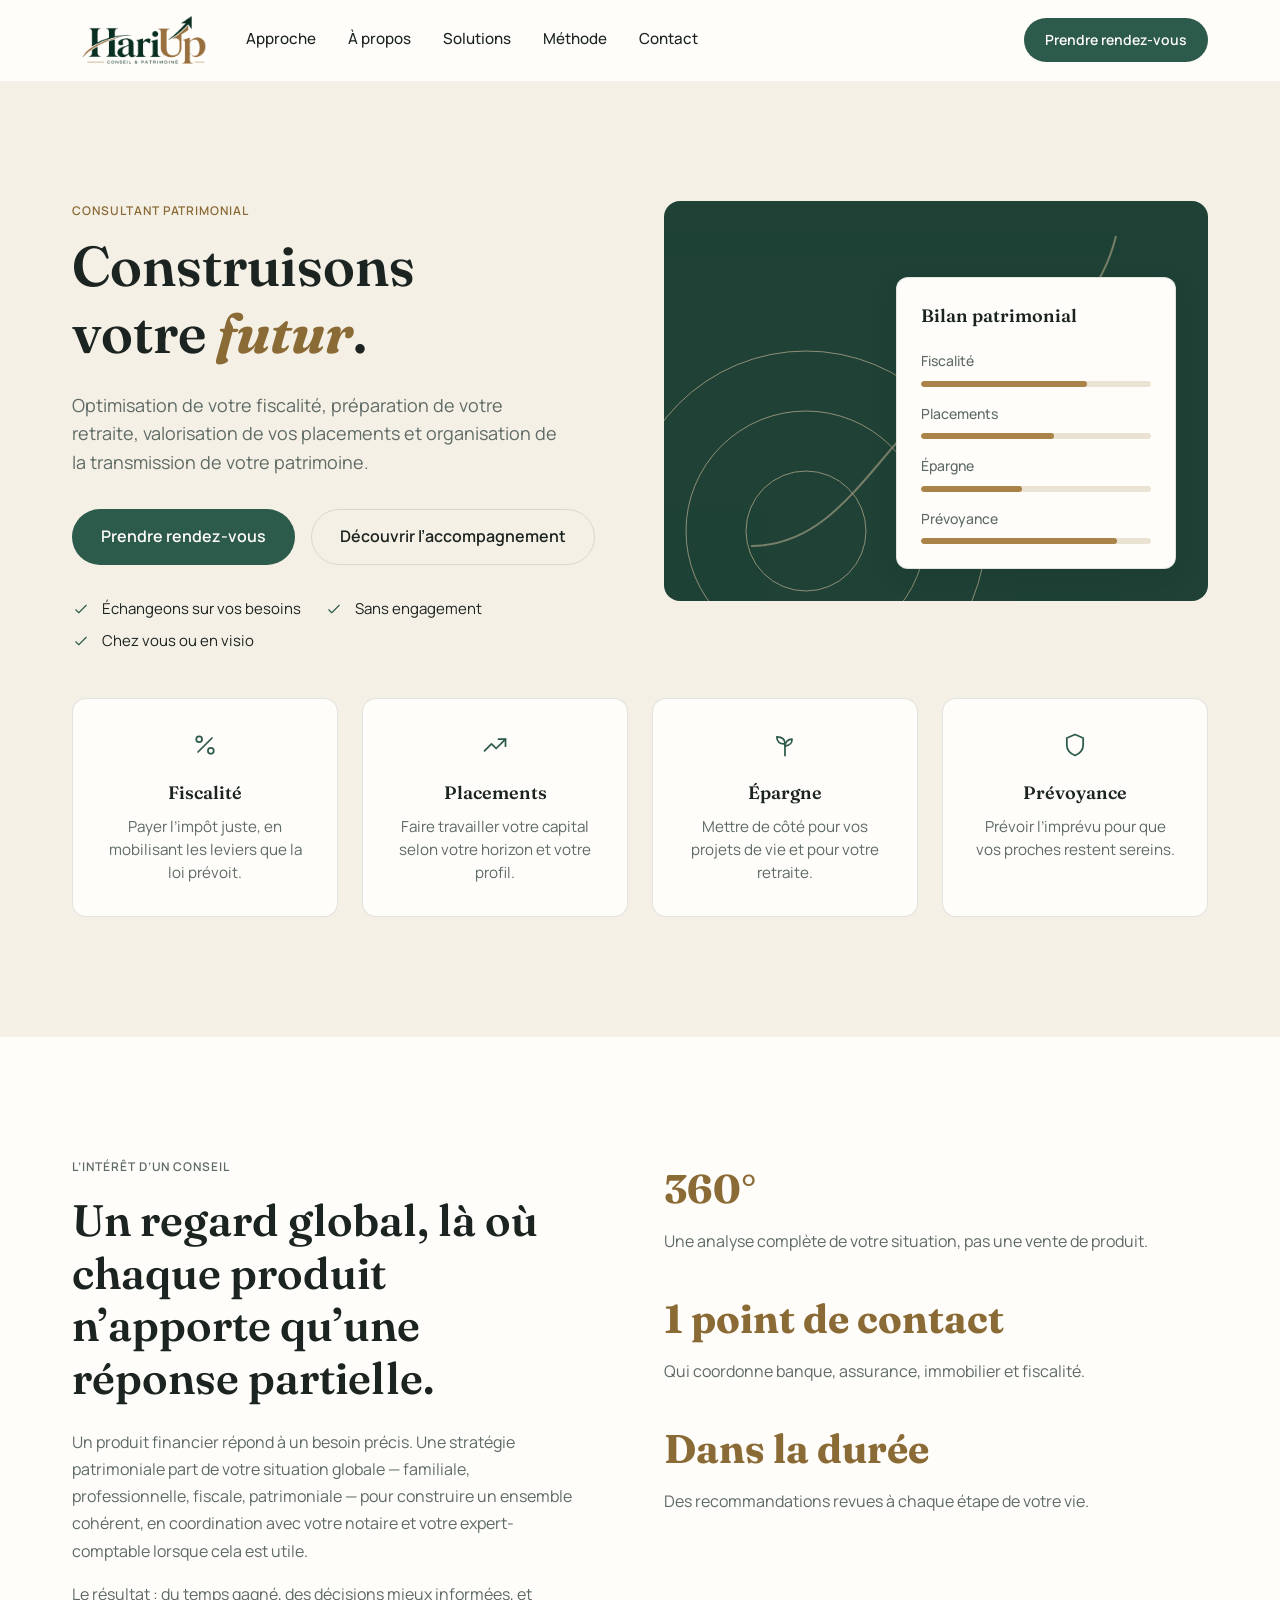
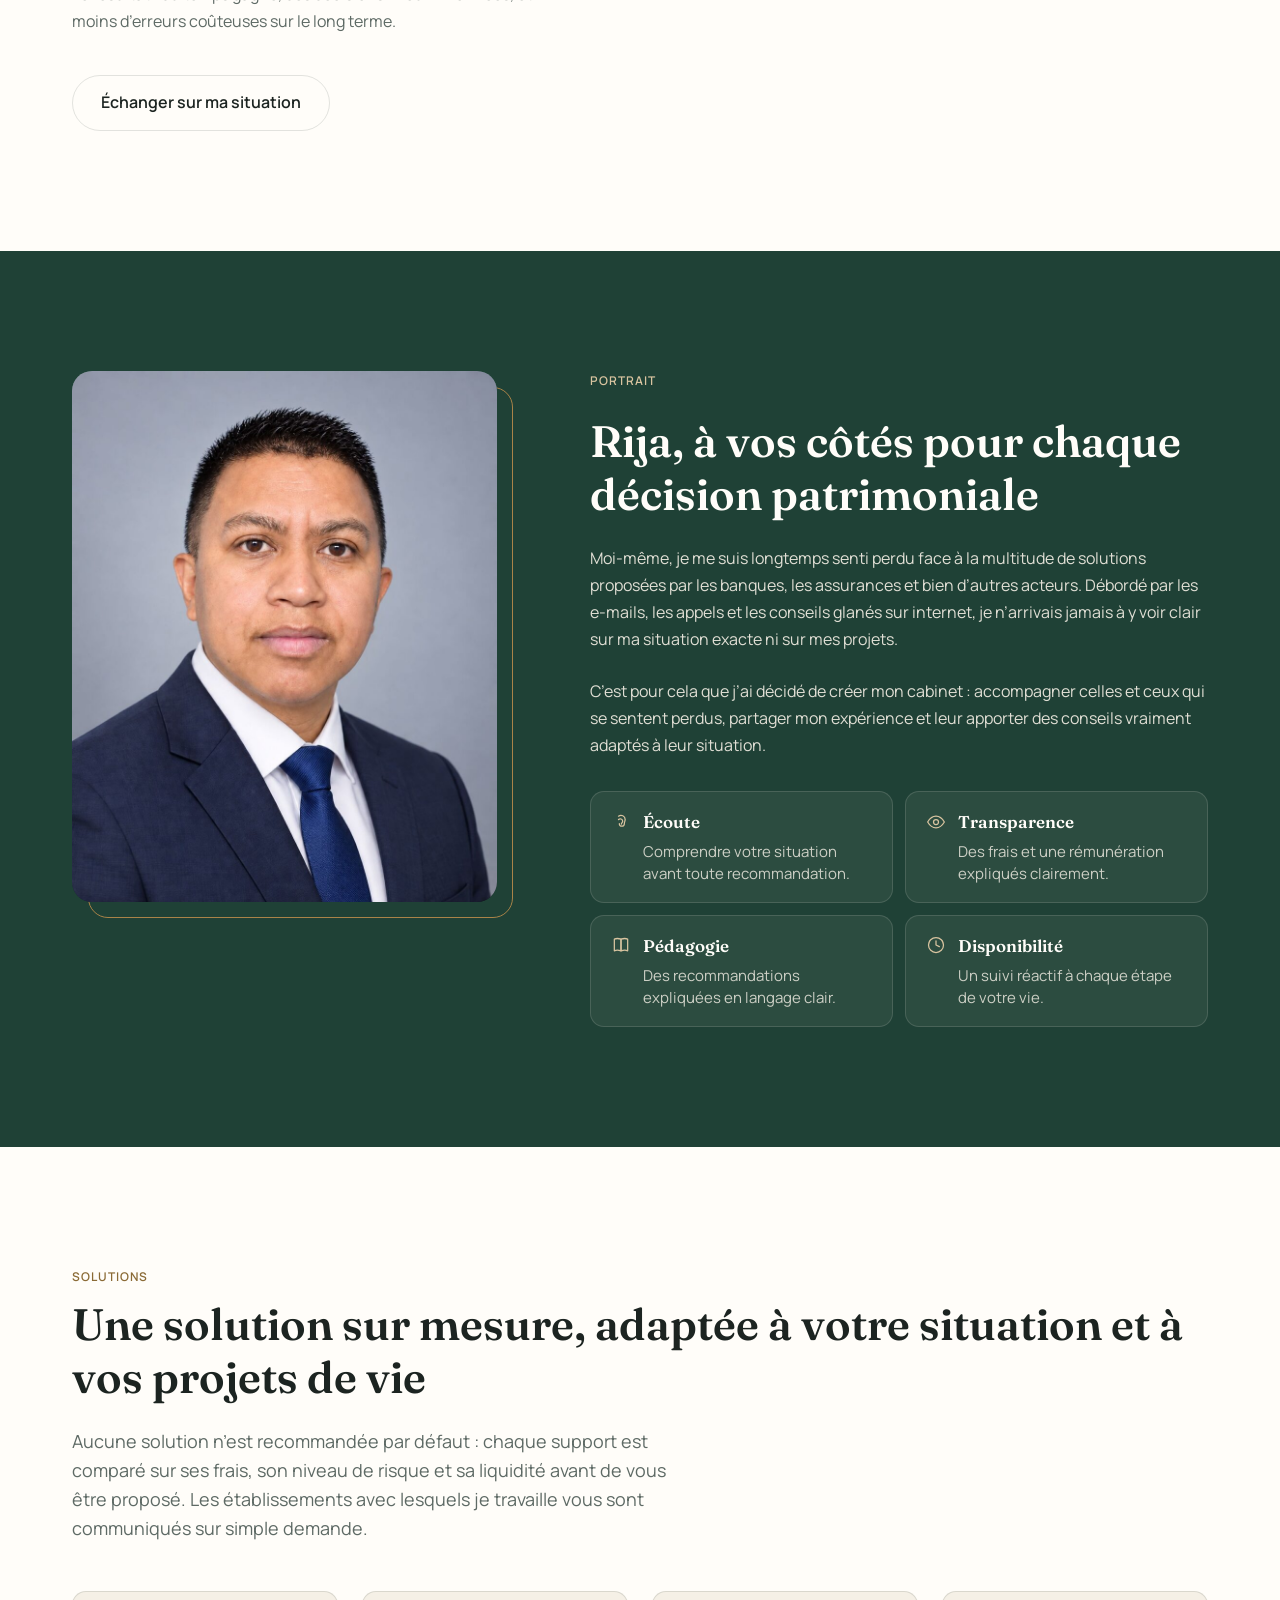
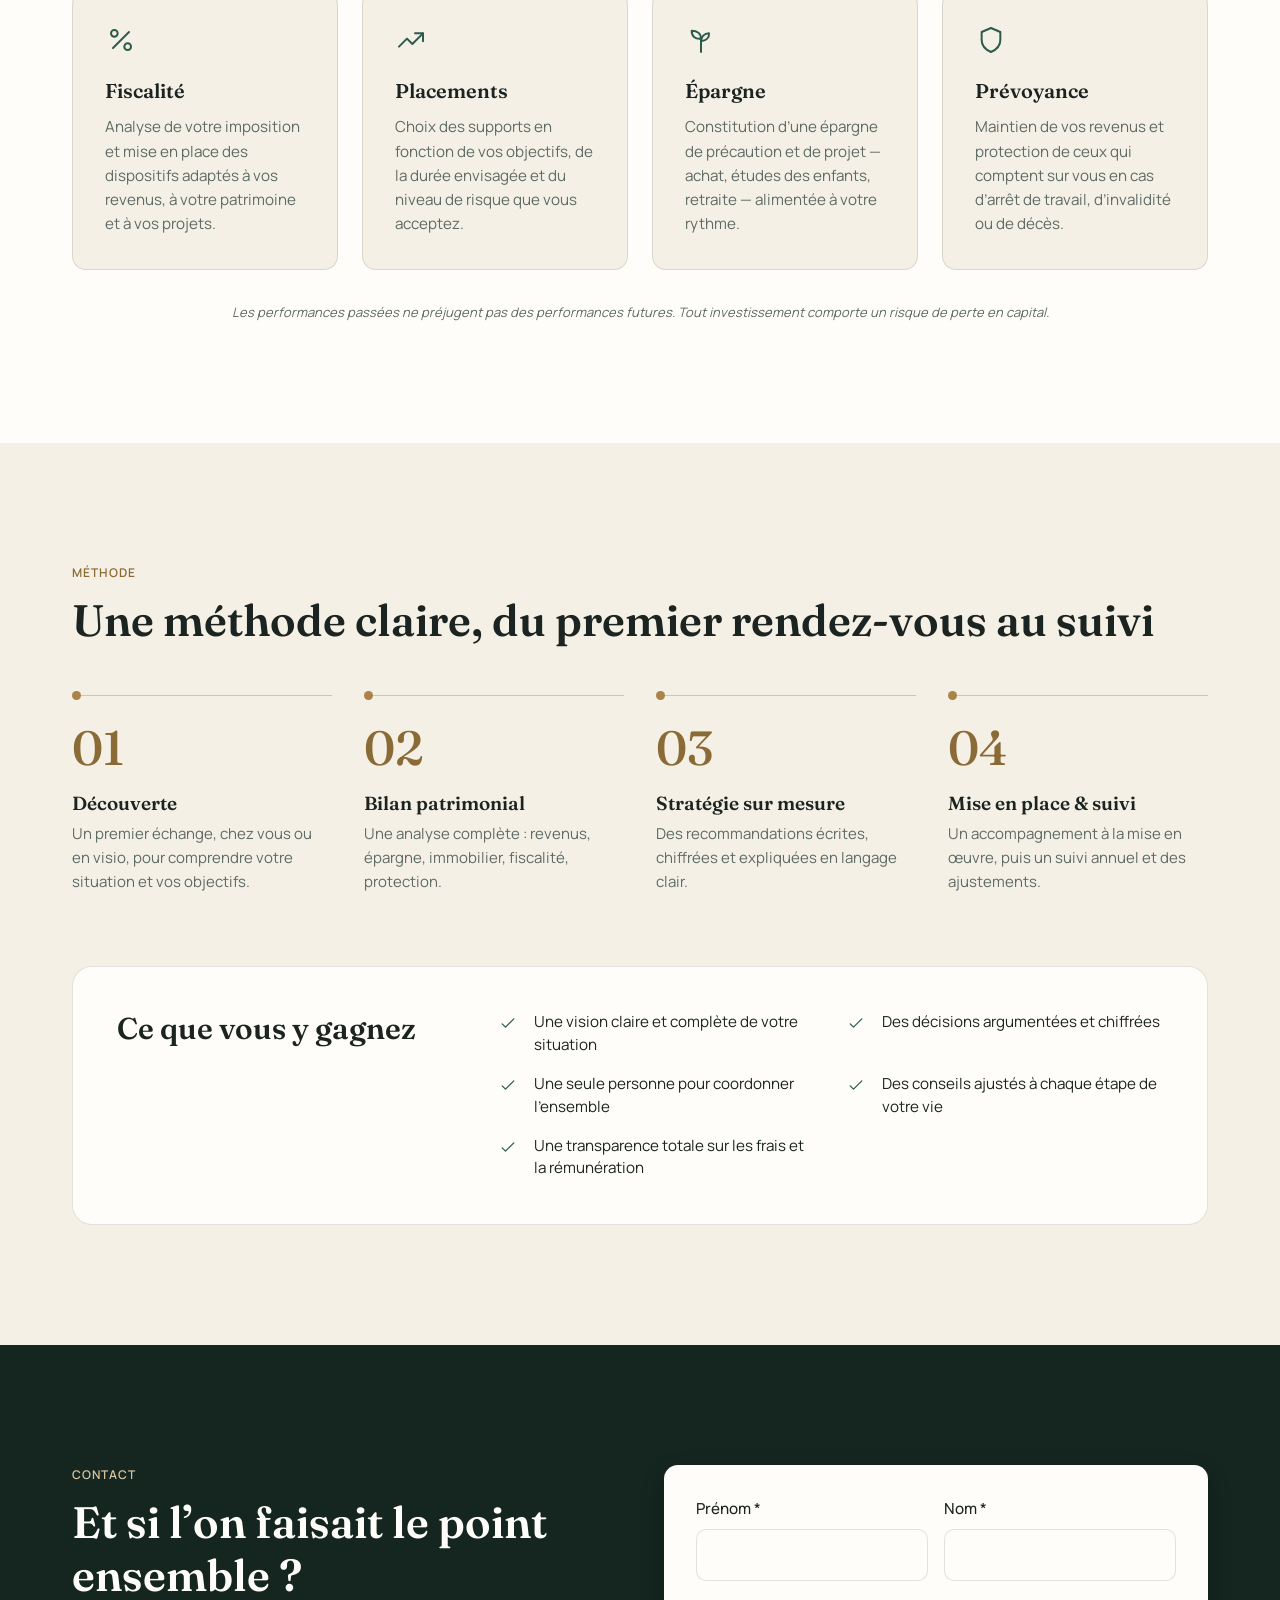
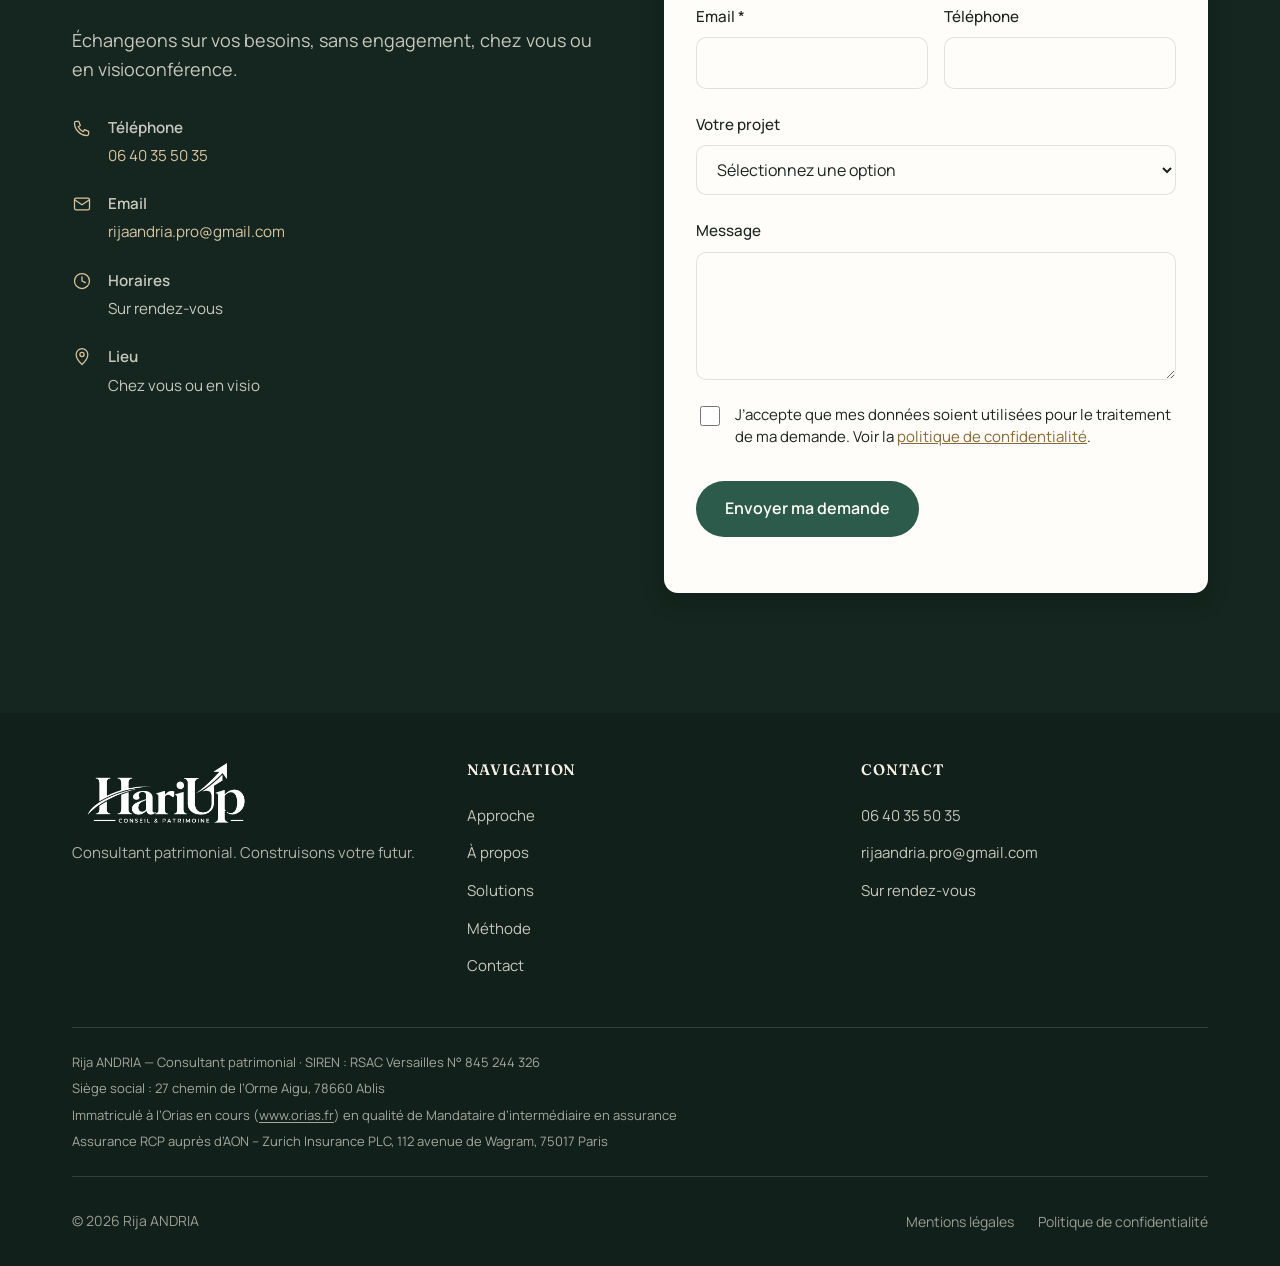
<file: index.html>
<!doctype html>
<html lang="fr">
<head>
  <meta charset="utf-8">
  <meta name="viewport" content="width=device-width, initial-scale=1, viewport-fit=cover">
  <title>Rija ANDRIA — Consultant patrimonial</title>
  <meta name="description" content="Rija ANDRIA, consultant patrimonial à Ablis (78) : optimisation de votre fiscalité, préparation de votre retraite, valorisation de vos placements et organisation de la transmission de votre patrimoine.">
  <meta property="og:title" content="Rija ANDRIA — Consultant patrimonial">
  <meta property="og:description" content="Construisons votre futur : fiscalité, placements, épargne et prévoyance. Échangeons sur vos besoins, chez vous ou en visio.">
  <meta property="og:type" content="website">
  <meta property="og:locale" content="fr_FR">
  <meta name="theme-color" content="#1F4136">
  <link rel="icon" href="assets/img/favicon.svg" type="image/svg+xml">
  <link rel="preconnect" href="https://fonts.googleapis.com">
  <link rel="preconnect" href="https://fonts.gstatic.com" crossorigin>
  <link href="https://fonts.googleapis.com/css2?family=Fraunces:ital,opsz,wght@0,9..144,300..700;1,9..144,400..600&family=Manrope:wght@400;500;600;700&display=swap" rel="stylesheet">
  <link rel="stylesheet" href="assets/css/styles.css">
  <script>document.documentElement.classList.add('js')</script>
</head>
<body>
  <a class="skip-link" href="#main">Aller au contenu principal</a>

  <svg class="icon-sprite" aria-hidden="true" focusable="false">
    <defs>
      <symbol id="icon-check" viewBox="0 0 24 24"><path d="M5 13l4 4L19 7"/></symbol>
      <symbol id="icon-sprout" viewBox="0 0 24 24"><path d="M12 21V11"/><path d="M12 11C12 7 9 5 5 5c0 4 2.5 6.5 7 6z"/><path d="M12 13c0-3.5 2.5-6 6-6 .3 3-2 5.5-6 6z"/></symbol>
      <symbol id="icon-shield" viewBox="0 0 24 24"><path d="M12 3l7 3v6c0 5-3.5 7.5-7 9-3.5-1.5-7-4-7-9V6l7-3z"/></symbol>
      <symbol id="icon-percent" viewBox="0 0 24 24"><circle cx="7" cy="7" r="2.5"/><circle cx="17" cy="17" r="2.5"/><path d="M18 6L6 18"/></symbol>
      <symbol id="icon-ear" viewBox="0 0 24 24"><path d="M9 5a5 5 0 0 1 8 4c0 2-1 3-1 5a3 3 0 0 1-6 0"/><path d="M9 9a3 3 0 0 1 5 2c0 1.5-1.5 2-1.5 3.5"/></symbol>
      <symbol id="icon-eye" viewBox="0 0 24 24"><path d="M2 12s4-7 10-7 10 7 10 7-4 7-10 7-10-7-10-7z"/><circle cx="12" cy="12" r="3"/></symbol>
      <symbol id="icon-book" viewBox="0 0 24 24"><path d="M4 5c2-1 5-1 8 0v14c-3-1-6-1-8 0z"/><path d="M20 5c-2-1-5-1-8 0v14c3-1 6-1 8 0z"/></symbol>
      <symbol id="icon-clock" viewBox="0 0 24 24"><circle cx="12" cy="12" r="9"/><path d="M12 7v5l4 2"/></symbol>
      <symbol id="icon-trending-up" viewBox="0 0 24 24"><path d="M3 17l6-6 4 4 8-8"/><path d="M15 7h6v6"/></symbol>
      <symbol id="icon-phone" viewBox="0 0 24 24"><path d="M5 4h3l2 5-2.5 1.5a12 12 0 0 0 6 6L15 14l5 2v3c0 1-1 2-2 2C10 21 3 14 3 6c0-1 1-2 2-2z"/></symbol>
      <symbol id="icon-mail" viewBox="0 0 24 24"><rect x="3" y="5" width="18" height="14" rx="2"/><path d="M3 7l9 6 9-6"/></symbol>
      <symbol id="icon-pin" viewBox="0 0 24 24"><path d="M12 21s7-6.5 7-12a7 7 0 1 0-14 0c0 5.5 7 12 7 12z"/><circle cx="12" cy="9" r="2.5"/></symbol>
    </defs>
  </svg>

  <header class="site-header" data-header>
    <div class="wrap header-inner">
      <a class="brand" href="#accueil" aria-label="HariUp Conseil & Patrimoine — accueil">
        <img class="brand-logo" src="assets/img/logo-hariup.png" alt="HariUp Conseil &amp; Patrimoine" width="720" height="243">
      </a>
      <nav class="nav" id="primary-nav" data-nav aria-label="Navigation principale">
        <ul class="nav-list">
          <li><a href="#approche" class="nav-link" data-nav-link>Approche</a></li>
          <li><a href="#a-propos" class="nav-link" data-nav-link>À propos</a></li>
          <li><a href="#solutions" class="nav-link" data-nav-link>Solutions</a></li>
          <li><a href="#methode" class="nav-link" data-nav-link>Méthode</a></li>
          <li><a href="#contact" class="nav-link" data-nav-link>Contact</a></li>
          <li class="nav-cta"><a href="#contact" class="btn btn-primary">Prendre rendez-vous</a></li>
        </ul>
      </nav>
      <div class="header-actions">
        <a href="#contact" class="btn btn-primary btn-sm">Prendre rendez-vous</a>
        <button type="button" class="menu-toggle" data-menu-toggle aria-expanded="false" aria-controls="primary-nav">
          <span class="menu-toggle-box"><span class="menu-toggle-bar"></span><span class="menu-toggle-bar"></span><span class="menu-toggle-bar"></span></span>
          <span class="sr-only">Menu</span>
        </button>
      </div>
    </div>
  </header>

  <main id="main">

    <section id="accueil" class="hero section">
      <div class="wrap hero-inner">
        <div class="hero-copy">
          <p class="eyebrow">Consultant patrimonial</p>
          <h1 class="hero-title">Construisons votre&nbsp;<em>futur</em>.</h1>
          <p class="hero-lead">Optimisation de votre fiscalité, préparation de votre retraite, valorisation de vos placements et organisation de la transmission de votre patrimoine.</p>
          <div class="hero-cta">
            <a href="#contact" class="btn btn-primary">Prendre rendez-vous</a>
            <a href="#approche" class="btn btn-ghost">Découvrir l’accompagnement</a>
          </div>
          <ul class="hero-trust">
            <li class="trust-item"><svg class="icon" aria-hidden="true"><use href="#icon-check"></use></svg>Échangeons sur vos besoins</li>
            <li class="trust-item"><svg class="icon" aria-hidden="true"><use href="#icon-check"></use></svg>Sans engagement</li>
            <li class="trust-item"><svg class="icon" aria-hidden="true"><use href="#icon-check"></use></svg>Chez vous ou en visio</li>
          </ul>
        </div>
        <div class="hero-visual">
          <div class="hero-panel">
            <svg class="hero-arcs" viewBox="0 0 400 400" aria-hidden="true">
              <circle cx="70" cy="330" r="60"/>
              <circle cx="70" cy="330" r="120"/>
              <circle cx="70" cy="330" r="180"/>
              <path class="hero-arcs-curve" d="M15 345C120 345,150 210,255 165S375 55,380 35"/>
            </svg>
            <div class="hero-card" aria-hidden="true">
              <p class="hero-card-title">Bilan patrimonial</p>
              <ul class="hero-card-rows">
                <li class="hero-card-row"><span class="hero-card-label">Fiscalité</span><span class="hero-card-track"><span class="hero-card-fill" style="width:72%"></span></span></li>
                <li class="hero-card-row"><span class="hero-card-label">Placements</span><span class="hero-card-track"><span class="hero-card-fill" style="width:58%"></span></span></li>
                <li class="hero-card-row"><span class="hero-card-label">Épargne</span><span class="hero-card-track"><span class="hero-card-fill" style="width:44%"></span></span></li>
                <li class="hero-card-row"><span class="hero-card-label">Prévoyance</span><span class="hero-card-track"><span class="hero-card-fill" style="width:85%"></span></span></li>
              </ul>
            </div>
          </div>
        </div>
      </div>
      <div class="wrap pillars-wrap">
        <div class="pillars">
          <article class="pillar-card" data-reveal>
            <svg class="icon pillar-icon" aria-hidden="true"><use href="#icon-percent"></use></svg>
            <h3 class="pillar-title">Fiscalité</h3>
            <p class="pillar-text">Payer l’impôt juste, en mobilisant les leviers que la loi prévoit.</p>
          </article>
          <article class="pillar-card" data-reveal>
            <svg class="icon pillar-icon" aria-hidden="true"><use href="#icon-trending-up"></use></svg>
            <h3 class="pillar-title">Placements</h3>
            <p class="pillar-text">Faire travailler votre capital selon votre horizon et votre profil.</p>
          </article>
          <article class="pillar-card" data-reveal>
            <svg class="icon pillar-icon" aria-hidden="true"><use href="#icon-sprout"></use></svg>
            <h3 class="pillar-title">Épargne</h3>
            <p class="pillar-text">Mettre de côté pour vos projets de vie et pour votre retraite.</p>
          </article>
          <article class="pillar-card" data-reveal>
            <svg class="icon pillar-icon" aria-hidden="true"><use href="#icon-shield"></use></svg>
            <h3 class="pillar-title">Prévoyance</h3>
            <p class="pillar-text">Prévoir l’imprévu pour que vos proches restent sereins.</p>
          </article>
        </div>
      </div>
    </section>

    <section id="approche" class="approche section">
      <div class="wrap approche-grid">
        <div class="approche-copy">
          <p class="eyebrow">L’intérêt d’un conseil</p>
          <h2 class="section-title">Un regard global, là où chaque produit n’apporte qu’une réponse partielle.</h2>
          <p>Un produit financier répond à un besoin précis. Une stratégie patrimoniale part de votre situation globale — familiale, professionnelle, fiscale, patrimoniale — pour construire un ensemble cohérent, en coordination avec votre notaire et votre expert-comptable lorsque cela est utile.</p>
          <p>Le résultat&nbsp;: du temps gagné, des décisions mieux informées, et moins d’erreurs coûteuses sur le long terme.</p>
          <a href="#contact" class="btn btn-ghost">Échanger sur ma situation</a>
        </div>
        <div class="approche-points">
          <div class="point" data-reveal>
            <p class="point-label">360°</p>
            <p class="point-text">Une analyse complète de votre situation, pas une vente de produit.</p>
          </div>
          <div class="point" data-reveal>
            <p class="point-label">1 point de contact</p>
            <p class="point-text">Qui coordonne banque, assurance, immobilier et fiscalité.</p>
          </div>
          <div class="point" data-reveal>
            <p class="point-label">Dans la durée</p>
            <p class="point-text">Des recommandations revues à chaque étape de votre vie.</p>
          </div>
        </div>
      </div>
    </section>

    <section id="a-propos" class="a-propos section">
      <div class="wrap a-propos-grid">
        <div class="portrait">
          <div class="portrait-frame">
            <img class="portrait-photo" src="assets/img/rija-andria.jpg" alt="Portrait de Rija ANDRIA" width="880" height="1320" loading="lazy">
          </div>
        </div>
        <div class="a-propos-copy">
          <p class="eyebrow">Portrait</p>
          <h2 class="section-title">Rija, à vos côtés pour chaque décision patrimoniale</h2>
          <p>Moi-même, je me suis longtemps senti perdu face à la multitude de solutions proposées par les banques, les assurances et bien d’autres acteurs. Débordé par les e-mails, les appels et les conseils glanés sur internet, je n’arrivais jamais à y voir clair sur ma situation exacte ni sur mes projets.</p>
          <p>C’est pour cela que j’ai décidé de créer mon cabinet&nbsp;: accompagner celles et ceux qui se sentent perdus, partager mon expérience et leur apporter des conseils vraiment adaptés à leur situation.</p>
          <ul class="values-list">
            <li class="value-chip">
              <svg class="icon" aria-hidden="true"><use href="#icon-ear"></use></svg>
              <span class="value-name">Écoute</span>
              <span class="value-text">Comprendre votre situation avant toute recommandation.</span>
            </li>
            <li class="value-chip">
              <svg class="icon" aria-hidden="true"><use href="#icon-eye"></use></svg>
              <span class="value-name">Transparence</span>
              <span class="value-text">Des frais et une rémunération expliqués clairement.</span>
            </li>
            <li class="value-chip">
              <svg class="icon" aria-hidden="true"><use href="#icon-book"></use></svg>
              <span class="value-name">Pédagogie</span>
              <span class="value-text">Des recommandations expliquées en langage clair.</span>
            </li>
            <li class="value-chip">
              <svg class="icon" aria-hidden="true"><use href="#icon-clock"></use></svg>
              <span class="value-name">Disponibilité</span>
              <span class="value-text">Un suivi réactif à chaque étape de votre vie.</span>
            </li>
          </ul>
        </div>
      </div>
    </section>

    <section id="solutions" class="solutions section">
      <div class="wrap">
        <div class="section-head">
          <p class="eyebrow">Solutions</p>
          <h2 class="section-title">Une solution sur mesure, adaptée à votre situation et à vos projets de vie</h2>
          <p class="section-lead">Aucune solution n’est recommandée par défaut&nbsp;: chaque support est comparé sur ses frais, son niveau de risque et sa liquidité avant de vous être proposé. Les établissements avec lesquels je travaille vous sont communiqués sur simple demande.</p>
        </div>
        <div class="solutions-grid">
          <article class="solution-card" data-reveal>
            <svg class="icon solution-icon" aria-hidden="true"><use href="#icon-percent"></use></svg>
            <h3 class="solution-title">Fiscalité</h3>
            <p class="solution-text">Analyse de votre imposition et mise en place des dispositifs adaptés à vos revenus, à votre patrimoine et à vos projets.</p>
          </article>
          <article class="solution-card" data-reveal>
            <svg class="icon solution-icon" aria-hidden="true"><use href="#icon-trending-up"></use></svg>
            <h3 class="solution-title">Placements</h3>
            <p class="solution-text">Choix des supports en fonction de vos objectifs, de la durée envisagée et du niveau de risque que vous acceptez.</p>
          </article>
          <article class="solution-card" data-reveal>
            <svg class="icon solution-icon" aria-hidden="true"><use href="#icon-sprout"></use></svg>
            <h3 class="solution-title">Épargne</h3>
            <p class="solution-text">Constitution d’une épargne de précaution et de projet — achat, études des enfants, retraite — alimentée à votre rythme.</p>
          </article>
          <article class="solution-card" data-reveal>
            <svg class="icon solution-icon" aria-hidden="true"><use href="#icon-shield"></use></svg>
            <h3 class="solution-title">Prévoyance</h3>
            <p class="solution-text">Maintien de vos revenus et protection de ceux qui comptent sur vous en cas d’arrêt de travail, d’invalidité ou de décès.</p>
          </article>
        </div>
        <p class="disclaimer">Les performances passées ne préjugent pas des performances futures. Tout investissement comporte un risque de perte en capital.</p>
      </div>
    </section>

    <section id="methode" class="methode section">
      <div class="wrap">
        <div class="section-head">
          <p class="eyebrow">Méthode</p>
          <h2 class="section-title">Une méthode claire, du premier rendez-vous au suivi</h2>
        </div>
        <div class="methode-grid">
          <ol class="timeline">
            <li class="timeline-step" data-reveal>
              <span class="step-number" aria-hidden="true">01</span>
              <h3 class="step-title">Découverte</h3>
              <p class="step-text">Un premier échange, chez vous ou en visio, pour comprendre votre situation et vos objectifs.</p>
            </li>
            <li class="timeline-step" data-reveal>
              <span class="step-number" aria-hidden="true">02</span>
              <h3 class="step-title">Bilan patrimonial</h3>
              <p class="step-text">Une analyse complète&nbsp;: revenus, épargne, immobilier, fiscalité, protection.</p>
            </li>
            <li class="timeline-step" data-reveal>
              <span class="step-number" aria-hidden="true">03</span>
              <h3 class="step-title">Stratégie sur mesure</h3>
              <p class="step-text">Des recommandations écrites, chiffrées et expliquées en langage clair.</p>
            </li>
            <li class="timeline-step" data-reveal>
              <span class="step-number" aria-hidden="true">04</span>
              <h3 class="step-title">Mise en place &amp; suivi</h3>
              <p class="step-text">Un accompagnement à la mise en œuvre, puis un suivi annuel et des ajustements.</p>
            </li>
          </ol>
          <div class="gains-card" data-reveal>
            <h3 class="gains-title">Ce que vous y gagnez</h3>
            <ul class="gains-list">
              <li class="gains-item"><svg class="icon" aria-hidden="true"><use href="#icon-check"></use></svg><span>Une vision claire et complète de votre situation</span></li>
              <li class="gains-item"><svg class="icon" aria-hidden="true"><use href="#icon-check"></use></svg><span>Des décisions argumentées et chiffrées</span></li>
              <li class="gains-item"><svg class="icon" aria-hidden="true"><use href="#icon-check"></use></svg><span>Une seule personne pour coordonner l’ensemble</span></li>
              <li class="gains-item"><svg class="icon" aria-hidden="true"><use href="#icon-check"></use></svg><span>Des conseils ajustés à chaque étape de votre vie</span></li>
              <li class="gains-item"><svg class="icon" aria-hidden="true"><use href="#icon-check"></use></svg><span>Une transparence totale sur les frais et la rémunération</span></li>
            </ul>
          </div>
        </div>
      </div>
    </section>

    <section id="contact" class="contact section">
      <div class="wrap contact-grid">
        <div class="contact-copy">
          <p class="eyebrow">Contact</p>
          <h2 class="section-title">Et si l’on faisait le point ensemble&nbsp;?</h2>
          <p class="contact-lead">Échangeons sur vos besoins, sans engagement, chez vous ou en visioconférence.</p>
          <ul class="contact-list">
            <li class="contact-item">
              <svg class="icon" aria-hidden="true"><use href="#icon-phone"></use></svg>
              <div><span class="contact-label">Téléphone</span><a href="tel:+33640355035">06 40 35 50 35</a></div>
            </li>
            <li class="contact-item">
              <svg class="icon" aria-hidden="true"><use href="#icon-mail"></use></svg>
              <div><span class="contact-label">Email</span><a href="mailto:rijaandria.pro@gmail.com">rijaandria.pro@gmail.com</a></div>
            </li>
            <li class="contact-item">
              <svg class="icon" aria-hidden="true"><use href="#icon-clock"></use></svg>
              <div><span class="contact-label">Horaires</span><span>Sur rendez-vous</span></div>
            </li>
            <li class="contact-item">
              <svg class="icon" aria-hidden="true"><use href="#icon-pin"></use></svg>
              <div><span class="contact-label">Lieu</span><span>Chez vous ou en visio</span></div>
            </li>
          </ul>
        </div>
        <div class="contact-form-card">
          <form class="form" name="contact" method="POST" data-netlify="true" netlify-honeypot="bot-field" action="/merci.html" data-form novalidate>
            <input type="hidden" name="form-name" value="contact">
            <p class="form-hidden" aria-hidden="true">
              <label>Ne pas remplir ce champ<input type="text" name="bot-field" tabindex="-1" autocomplete="off"></label>
            </p>
            <div class="form-row">
              <div class="form-field">
                <label class="form-label" for="prenom">Prénom <span aria-hidden="true">*</span></label>
                <input class="form-input" type="text" id="prenom" name="prenom" autocomplete="given-name" required aria-describedby="prenom-error">
                <p class="field-error" id="prenom-error" data-error hidden></p>
              </div>
              <div class="form-field">
                <label class="form-label" for="nom">Nom <span aria-hidden="true">*</span></label>
                <input class="form-input" type="text" id="nom" name="nom" autocomplete="family-name" required aria-describedby="nom-error">
                <p class="field-error" id="nom-error" data-error hidden></p>
              </div>
            </div>
            <div class="form-row">
              <div class="form-field">
                <label class="form-label" for="email">Email <span aria-hidden="true">*</span></label>
                <input class="form-input" type="email" id="email" name="email" autocomplete="email" required aria-describedby="email-error">
                <p class="field-error" id="email-error" data-error hidden></p>
              </div>
              <div class="form-field">
                <label class="form-label" for="telephone">Téléphone</label>
                <input class="form-input" type="tel" id="telephone" name="telephone" autocomplete="tel" aria-describedby="telephone-error">
                <p class="field-error" id="telephone-error" data-error hidden></p>
              </div>
            </div>
            <div class="form-field">
              <label class="form-label" for="projet">Votre projet</label>
              <select class="form-select" id="projet" name="projet">
                <option value="">Sélectionnez une option</option>
                <option>Fiscalité</option>
                <option>Placements</option>
                <option>Épargne</option>
                <option>Prévoyance</option>
                <option>Autre</option>
              </select>
            </div>
            <div class="form-field">
              <label class="form-label" for="message">Message</label>
              <textarea class="form-textarea" id="message" name="message" rows="4" aria-describedby="message-error"></textarea>
              <p class="field-error" id="message-error" data-error hidden></p>
            </div>
            <div class="form-field form-consent">
              <input type="checkbox" id="consent" name="consent" required aria-describedby="consent-error">
              <label for="consent">J’accepte que mes données soient utilisées pour le traitement de ma demande. Voir la <a href="#">politique de confidentialité</a>.</label>
              <p class="field-error" id="consent-error" data-error hidden></p>
            </div>
            <button type="submit" class="btn btn-primary form-submit" data-submit>Envoyer ma demande</button>
            <p class="form-status" data-form-status role="status" aria-live="polite"></p>
          </form>
        </div>
      </div>
    </section>

  </main>

  <footer class="site-footer">
    <div class="wrap footer-grid">
      <div class="footer-brand">
        <a class="brand" href="#accueil" aria-label="HariUp Conseil & Patrimoine — accueil">
          <img class="brand-logo" src="assets/img/logo-hariup-white.png" alt="HariUp Conseil &amp; Patrimoine" width="720" height="240">
        </a>
        <p class="footer-tagline">Consultant patrimonial. Construisons votre futur.</p>
      </div>
      <nav class="footer-nav" aria-label="Liens du site">
        <h3 class="footer-heading">Navigation</h3>
        <ul>
          <li><a href="#approche">Approche</a></li>
          <li><a href="#a-propos">À propos</a></li>
          <li><a href="#solutions">Solutions</a></li>
          <li><a href="#methode">Méthode</a></li>
          <li><a href="#contact">Contact</a></li>
        </ul>
      </nav>
      <div class="footer-contact">
        <h3 class="footer-heading">Contact</h3>
        <ul>
          <li><a href="tel:+33640355035">06 40 35 50 35</a></li>
          <li><a href="mailto:rijaandria.pro@gmail.com">rijaandria.pro@gmail.com</a></li>
          <li><span>Sur rendez-vous</span></li>
        </ul>
      </div>
    </div>
    <div class="wrap">
      <div class="footer-mentions">
        <p>Rija ANDRIA — Consultant patrimonial · SIREN&nbsp;: RSAC Versailles N° 845 244 326</p>
        <p>Siège social&nbsp;: 27 chemin de l’Orme Aigu, 78660 Ablis</p>
        <p>Immatriculé à l’Orias en cours (<a href="https://www.orias.fr" target="_blank" rel="noopener">www.orias.fr</a>) en qualité de Mandataire d’intermédiaire en assurance</p>
        <p>Assurance RCP auprès d’AON – Zurich Insurance PLC, 112 avenue de Wagram, 75017 Paris</p>
      </div>
      <div class="footer-bottom">
        <p>© <span data-year>2026</span> Rija ANDRIA</p>
        <ul class="footer-legal">
          <li><a href="#">Mentions légales</a></li>
          <li><a href="#">Politique de confidentialité</a></li>
        </ul>
      </div>
    </div>
  </footer>

  <script src="assets/js/main.js" defer></script>
</body>
</html>
</file>
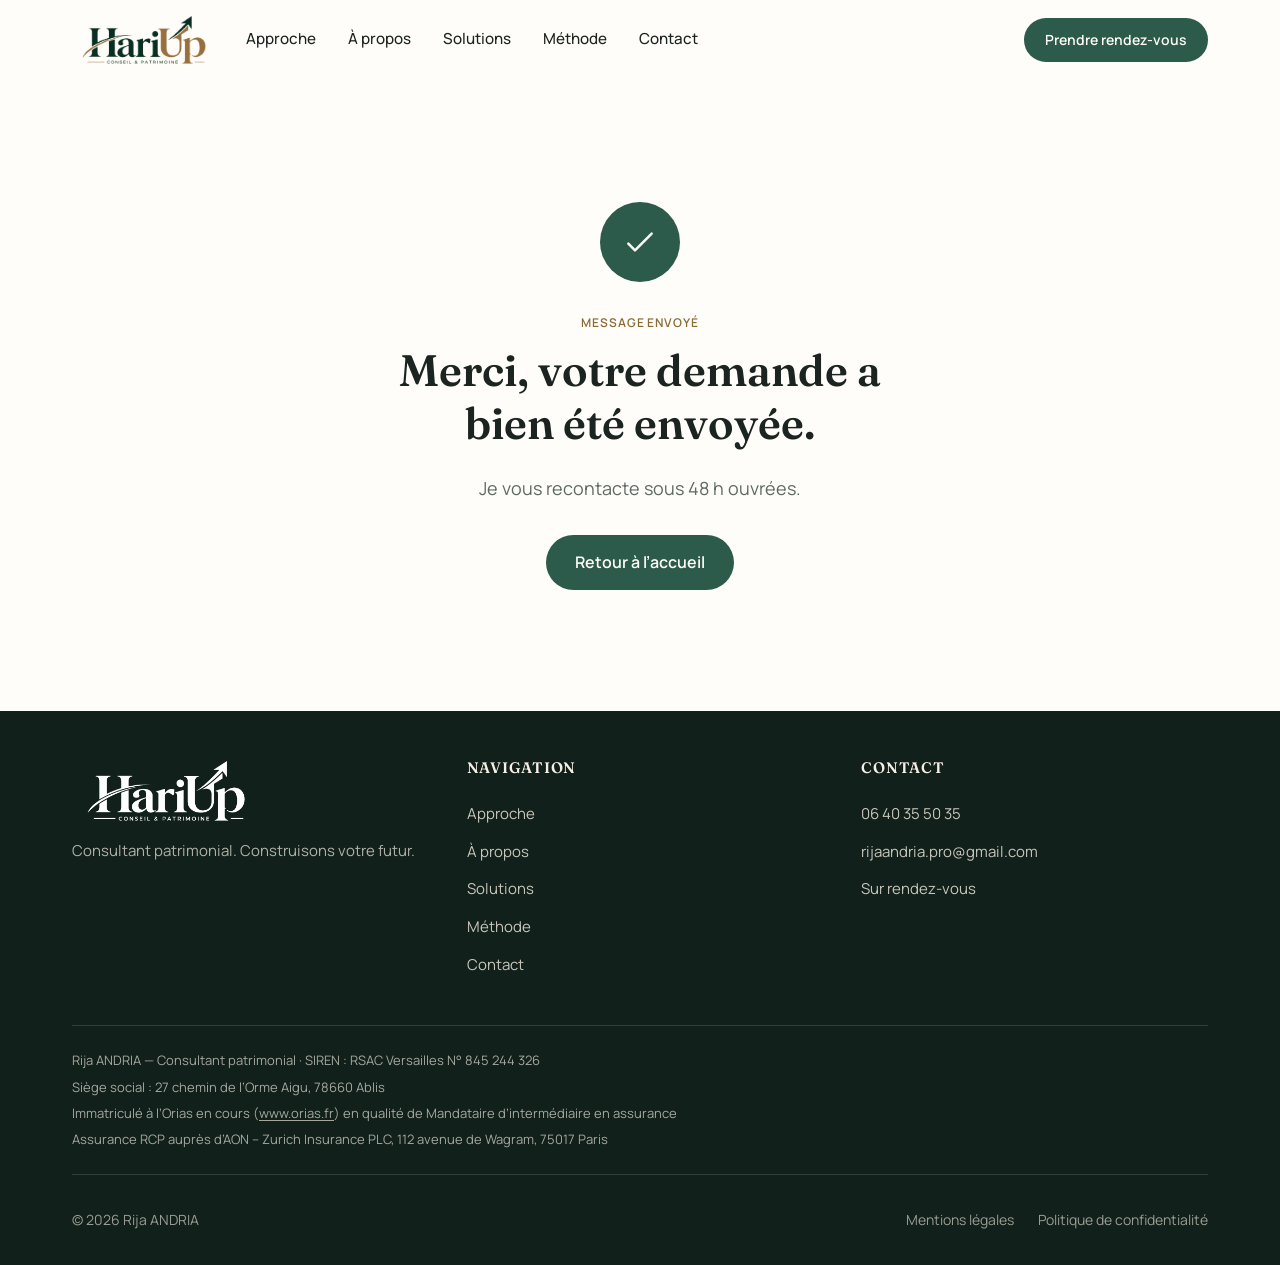
<file: merci.html>
<!doctype html>
<html lang="fr">
<head>
  <meta charset="utf-8">
  <meta name="viewport" content="width=device-width, initial-scale=1, viewport-fit=cover">
  <title>Merci — Rija ANDRIA</title>
  <meta name="description" content="Votre demande a bien été envoyée à Rija ANDRIA. Réponse sous 48 h ouvrées.">
  <meta name="robots" content="noindex">
  <meta property="og:title" content="Merci — Rija ANDRIA">
  <meta property="og:type" content="website">
  <meta property="og:locale" content="fr_FR">
  <meta name="theme-color" content="#1F4136">
  <link rel="icon" href="assets/img/favicon.svg" type="image/svg+xml">
  <link rel="preconnect" href="https://fonts.googleapis.com">
  <link rel="preconnect" href="https://fonts.gstatic.com" crossorigin>
  <link href="https://fonts.googleapis.com/css2?family=Fraunces:ital,opsz,wght@0,9..144,300..700;1,9..144,400..600&family=Manrope:wght@400;500;600;700&display=swap" rel="stylesheet">
  <link rel="stylesheet" href="assets/css/styles.css">
  <script>document.documentElement.classList.add('js')</script>
</head>
<body>
  <a class="skip-link" href="#main">Aller au contenu principal</a>

  <header class="site-header" data-header>
    <div class="wrap header-inner">
      <a class="brand" href="index.html" aria-label="HariUp Conseil & Patrimoine — accueil">
        <img class="brand-logo" src="assets/img/logo-hariup.png" alt="HariUp Conseil &amp; Patrimoine" width="720" height="243">
      </a>
      <nav class="nav" id="primary-nav" data-nav aria-label="Navigation principale">
        <ul class="nav-list">
          <li><a href="index.html#approche" class="nav-link">Approche</a></li>
          <li><a href="index.html#a-propos" class="nav-link">À propos</a></li>
          <li><a href="index.html#solutions" class="nav-link">Solutions</a></li>
          <li><a href="index.html#methode" class="nav-link">Méthode</a></li>
          <li><a href="index.html#contact" class="nav-link">Contact</a></li>
        </ul>
      </nav>
      <div class="header-actions">
        <a href="index.html#contact" class="btn btn-primary btn-sm">Prendre rendez-vous</a>
        <button type="button" class="menu-toggle" data-menu-toggle aria-expanded="false" aria-controls="primary-nav">
          <span class="menu-toggle-box"><span class="menu-toggle-bar"></span><span class="menu-toggle-bar"></span><span class="menu-toggle-bar"></span></span>
          <span class="sr-only">Menu</span>
        </button>
      </div>
    </div>
  </header>

  <main id="main">
    <section class="merci section">
      <div class="wrap merci-inner">
        <svg class="icon merci-icon" viewBox="0 0 24 24" aria-hidden="true"><path d="M5 13l4 4L19 7"/></svg>
        <p class="eyebrow">Message envoyé</p>
        <h1 class="section-title">Merci, votre demande a bien été envoyée.</h1>
        <p class="merci-text">Je vous recontacte sous 48 h ouvrées.</p>
        <a href="index.html" class="btn btn-primary">Retour à l’accueil</a>
      </div>
    </section>
  </main>

  <footer class="site-footer">
    <div class="wrap footer-grid">
      <div class="footer-brand">
        <a class="brand" href="index.html" aria-label="HariUp Conseil & Patrimoine — accueil">
          <img class="brand-logo" src="assets/img/logo-hariup-white.png" alt="HariUp Conseil &amp; Patrimoine" width="720" height="240">
        </a>
        <p class="footer-tagline">Consultant patrimonial. Construisons votre futur.</p>
      </div>
      <nav class="footer-nav" aria-label="Liens du site">
        <h3 class="footer-heading">Navigation</h3>
        <ul>
          <li><a href="index.html#approche">Approche</a></li>
          <li><a href="index.html#a-propos">À propos</a></li>
          <li><a href="index.html#solutions">Solutions</a></li>
          <li><a href="index.html#methode">Méthode</a></li>
          <li><a href="index.html#contact">Contact</a></li>
        </ul>
      </nav>
      <div class="footer-contact">
        <h3 class="footer-heading">Contact</h3>
        <ul>
          <li><a href="tel:+33640355035">06 40 35 50 35</a></li>
          <li><a href="mailto:rijaandria.pro@gmail.com">rijaandria.pro@gmail.com</a></li>
          <li><span>Sur rendez-vous</span></li>
        </ul>
      </div>
    </div>
    <div class="wrap">
      <div class="footer-mentions">
        <p>Rija ANDRIA — Consultant patrimonial · SIREN&nbsp;: RSAC Versailles N° 845 244 326</p>
        <p>Siège social&nbsp;: 27 chemin de l’Orme Aigu, 78660 Ablis</p>
        <p>Immatriculé à l’Orias en cours (<a href="https://www.orias.fr" target="_blank" rel="noopener">www.orias.fr</a>) en qualité de Mandataire d’intermédiaire en assurance</p>
        <p>Assurance RCP auprès d’AON – Zurich Insurance PLC, 112 avenue de Wagram, 75017 Paris</p>
      </div>
      <div class="footer-bottom">
        <p>© <span data-year>2026</span> Rija ANDRIA</p>
        <ul class="footer-legal">
          <li><a href="#">Mentions légales</a></li>
          <li><a href="#">Politique de confidentialité</a></li>
        </ul>
      </div>
    </div>
  </footer>

  <script src="assets/js/main.js" defer></script>
</body>
</html>
</file>
<file: assets/css/styles.css>
:root {
  --ink: #14261F;
  --forest: #1F4136;
  --forest-600: #2C5A4B;
  --sand: #F5F0E6;
  --sand-200: #EAE2D3;
  --paper: #FFFDF9;
  --brass: #A98348;
  --brass-soft: #D9C4A0;
  --brass-ink: #8A6A35;
  --text: #1C2421;
  --muted: #5E6A65;
  --line: rgba(20, 38, 31, 0.12);
}

*,
*::before,
*::after {
  box-sizing: border-box;
}

html {
  scroll-behavior: smooth;
}

body {
  margin: 0;
  font-family: "Manrope", system-ui, sans-serif;
  font-size: 1rem;
  font-weight: 400;
  line-height: 1.6;
  color: var(--text);
  background: var(--paper);
}

h1, h2, h3, h4, h5, h6 {
  margin: 0;
  font-family: "Fraunces", Georgia, serif;
  font-weight: 600;
  line-height: 1.2;
}

p {
  margin: 0;
}

ul, ol {
  margin: 0;
  padding: 0;
  list-style: none;
}

a {
  color: inherit;
  text-decoration: none;
}

img, svg {
  display: block;
  max-width: 100%;
  height: auto;
}

button {
  all: unset;
  cursor: pointer;
}

input, select, textarea {
  font: inherit;
  color: inherit;
}

:focus-visible {
  outline: 2px solid var(--forest-600);
  outline-offset: 2px;
  border-radius: inherit;
}

.skip-link {
  position: absolute;
  width: 1px;
  height: 1px;
  overflow: hidden;
  clip: rect(0 0 0 0);
  white-space: nowrap;
  background: var(--forest-600);
  color: var(--paper);
  padding: 0.75rem 1rem;
  text-decoration: none;
  z-index: 9999;
}

.skip-link:focus-visible {
  position: fixed;
  top: 0;
  left: 0;
  width: auto;
  height: auto;
  overflow: visible;
  clip: auto;
  outline-offset: 0;
}

.sr-only {
  position: absolute;
  width: 1px;
  height: 1px;
  overflow: hidden;
  clip: rect(0 0 0 0);
  white-space: nowrap;
}

.eyebrow {
  font-size: 0.75rem;
  font-weight: 600;
  text-transform: uppercase;
  letter-spacing: 0.08em;
  color: var(--brass-ink);
  margin-bottom: 0.75rem;
}

.wrap {
  width: 100%;
  max-width: 1200px;
  margin-inline: auto;
  padding-inline: clamp(16px, 4vw, 32px);
}

.section {
  padding-block: clamp(64px, 10vw, 120px);
  scroll-margin-top: 60px;
}

.section-title {
  font-size: clamp(1.75rem, 5vw, 2.75rem);
  margin-bottom: 1.5rem;
}

.section-head {
  margin-bottom: 3rem;
}

.section-lead {
  font-size: 1.125rem;
  color: var(--muted);
  margin-top: 1rem;
  max-width: 600px;
}

.icon-sprite {
  position: absolute;
  width: 0;
  height: 0;
  overflow: hidden;
}

.icon {
  width: 1.25em;
  height: 1.25em;
  stroke: currentColor;
  fill: none;
  stroke-width: 1.5;
  stroke-linecap: round;
  stroke-linejoin: round;
  display: inline-block;
  flex-shrink: 0;
  color: currentColor;
}

.pillar-icon {
  width: 28px;
  height: 28px;
  color: var(--forest-600);
  margin-bottom: 1rem;
}

.solution-icon {
  width: 32px;
  height: 32px;
  color: var(--forest-600);
  margin-bottom: 1rem;
}

.merci-icon {
  width: 80px;
  height: 80px;
  color: var(--paper);
  margin-inline: auto;
  margin-bottom: 1.5rem;
  padding: 1.25rem;
  background: var(--forest-600);
  border-radius: 50%;
  flex-shrink: 0;
}

.site-header {
  position: sticky;
  top: 0;
  z-index: 100;
  background: rgba(245, 240, 230, 0);
  transition: background 0.3s ease, box-shadow 0.3s ease, border-color 0.3s ease;
  border-bottom: 1px solid transparent;
}

.site-header.is-scrolled {
  background: var(--paper);
  box-shadow: 0 2px 12px rgba(20, 38, 31, 0.08);
  border-bottom-color: var(--line);
}

.header-inner {
  display: flex;
  align-items: center;
  justify-content: space-between;
  gap: 2rem;
  padding-block: 1rem;
}

.brand {
  display: flex;
  align-items: center;
  gap: 0.75rem;
  flex-shrink: 0;
  text-decoration: none;
}

.brand-logo {
  display: block;
  width: auto;
  height: 48px;
}

.nav {
  flex: 1;
  display: none;
}

.nav.is-open {
  display: block;
  position: absolute;
  inset-inline: 0;
  top: 100%;
  background: var(--paper);
  border-bottom: 1px solid var(--line);
  padding: 1.5rem 0;
  box-shadow: 0 4px 12px rgba(20, 38, 31, 0.08);
}

@media (min-width: 900px) {
  .nav {
    display: block;
    position: static;
    background: none;
    border: none;
    padding: 0;
    box-shadow: none;
  }

  .nav.is-open {
    display: block;
  }
}

.nav-list {
  display: flex;
  flex-direction: column;
  gap: 0;
}

@media (min-width: 900px) {
  .nav-list {
    flex-direction: row;
    gap: 2rem;
  }
}

.nav-link {
  display: block;
  padding: 1rem 1.5rem;
  color: var(--text);
  text-decoration: none;
  transition: color 0.2s ease;
  border-left: 3px solid transparent;
}

@media (min-width: 900px) {
  .nav-link {
    padding: 0;
    border-left: none;
    border-bottom: 2px solid transparent;
    font-size: 0.95rem;
    font-weight: 500;
  }
}

.nav-link:hover {
  color: var(--brass-ink);
}

.nav-link.is-active {
  color: var(--brass-ink);
  border-left-color: var(--brass-ink);
}

@media (min-width: 900px) {
  .nav-link.is-active {
    border-left: none;
    border-bottom-color: var(--brass-ink);
  }
}

.header-actions {
  display: flex;
  align-items: center;
  gap: 1rem;
  flex-shrink: 0;
}

.menu-toggle {
  display: flex;
  align-items: center;
  justify-content: center;
  width: 44px;
  height: 44px;
  border-radius: 8px;
  transition: background 0.2s ease;
}

@media (min-width: 900px) {
  .menu-toggle {
    display: none;
  }
}

.menu-toggle:hover {
  background: var(--sand);
}

.menu-toggle-box {
  display: flex;
  flex-direction: column;
  gap: 5px;
  width: 24px;
  height: 18px;
}

.menu-toggle-bar {
  width: 100%;
  height: 2px;
  background: var(--text);
  border-radius: 1px;
  transition: transform 0.3s ease, opacity 0.3s ease;
}

.menu-toggle.is-open .menu-toggle-bar:nth-child(1) {
  transform: rotate(45deg) translate(8px, 8px);
}

.menu-toggle.is-open .menu-toggle-bar:nth-child(2) {
  opacity: 0;
}

.menu-toggle.is-open .menu-toggle-bar:nth-child(3) {
  transform: rotate(-45deg) translate(7px, -7px);
}

.btn {
  display: inline-flex;
  align-items: center;
  justify-content: center;
  padding: 0.875rem 1.75rem;
  border-radius: 999px;
  font-size: 1rem;
  font-weight: 600;
  text-align: center;
  transition: all 0.3s ease;
  white-space: nowrap;
  cursor: pointer;
  border: 1px solid transparent;
}

.btn-primary {
  background: var(--forest-600);
  color: var(--paper);
}

.btn-primary:hover,
.btn-primary:focus {
  background: var(--forest);
}

.btn-primary:active {
  transform: scale(0.98);
}

.btn-primary[disabled] {
  background: var(--muted);
  cursor: not-allowed;
  opacity: 0.6;
}

.btn-ghost {
  background: transparent;
  color: var(--text);
  border: 1px solid var(--line);
}

.btn-ghost:hover,
.btn-ghost:focus {
  background: var(--sand);
  border-color: var(--sand);
}

.a-propos .btn-ghost,
.contact .btn-ghost {
  color: var(--sand);
  border-color: rgba(245, 240, 230, 0.3);
}

.a-propos .btn-ghost:hover,
.a-propos .btn-ghost:focus,
.contact .btn-ghost:hover,
.contact .btn-ghost:focus {
  background: rgba(245, 240, 230, 0.1);
  border-color: var(--sand);
}

.btn-sm {
  padding: 0.625rem 1.25rem;
  font-size: 0.875rem;
}

.nav-cta {
  display: none;
}

@media (max-width: 640px) {
  .header-actions .btn {
    display: none;
  }

  .nav-cta {
    display: block;
    padding: 1rem 1.5rem 0;
  }

  .nav-cta .btn {
    width: 100%;
    justify-content: center;
  }
}

.hero {
  background: var(--sand);
}

.hero-inner {
  display: grid;
  grid-template-columns: 1fr 1fr;
  gap: 3rem;
  align-items: start;
  margin-bottom: clamp(96px, 9vw, 130px);
}

@media (max-width: 768px) {
  .hero-inner {
    grid-template-columns: 1fr;
    gap: 2rem;
  }
}

.hero-title {
  font-size: clamp(2rem, 6vw, 3.5rem);
  margin-bottom: 1.5rem;
  color: var(--text);
}

.hero-title em {
  font-style: italic;
  color: var(--brass-ink);
  font-weight: 700;
}

.hero-lead {
  font-size: 1.125rem;
  color: var(--muted);
  margin-bottom: 2rem;
  max-width: 500px;
}

.hero-cta {
  display: flex;
  gap: 1rem;
  flex-wrap: wrap;
  margin-bottom: 2rem;
}

.hero-trust {
  display: flex;
  flex-wrap: wrap;
  row-gap: 0.5rem;
  column-gap: 1.5rem;
}

.trust-item {
  display: flex;
  align-items: center;
  gap: 0.75rem;
  font-size: 0.9375rem;
  color: var(--text);
}

.trust-item .icon {
  width: 18px;
  height: 18px;
  color: var(--forest-600);
  flex-shrink: 0;
}

.hero-visual {
  position: relative;
  height: 400px;
}

.hero-panel {
  background: var(--forest);
  border-radius: 16px;
  padding: 3rem 2rem;
  position: relative;
  overflow: hidden;
  height: 100%;
}

.hero-arcs {
  width: 100%;
  height: 100%;
  position: absolute;
  inset: 0;
  opacity: 0.6;
}

.hero-arcs circle {
  stroke: var(--brass-soft);
  fill: none;
  stroke-width: 1;
}

.hero-arcs-curve {
  stroke: var(--brass-soft);
  fill: none;
  stroke-width: 2;
  opacity: 0.8;
}

.hero-card {
  position: absolute;
  bottom: 2rem;
  right: 2rem;
  width: 280px;
  background: var(--paper);
  border-radius: 12px;
  padding: 1.5rem;
  box-shadow: 0 8px 24px rgba(20, 38, 31, 0.12);
  border: 1px solid var(--line);
}

@media (max-width: 768px) {
  .hero-visual {
    height: auto;
  }

  .hero-panel {
    height: auto;
  }

  .hero-card {
    position: static;
    width: 100%;
    margin-top: 1.5rem;
  }
}

.hero-card-title {
  font-family: "Fraunces", Georgia, serif;
  font-size: 1.125rem;
  font-weight: 600;
  color: var(--text);
  margin-bottom: 1.25rem;
}

.hero-card-rows {
  display: flex;
  flex-direction: column;
  gap: 1rem;
}

.hero-card-row {
  display: flex;
  flex-direction: column;
  gap: 0.5rem;
}

.hero-card-label {
  font-size: 0.875rem;
  color: var(--muted);
  font-weight: 500;
}

.hero-card-track {
  display: block;
  width: 100%;
  height: 6px;
  background: var(--sand-200);
  border-radius: 3px;
  overflow: hidden;
}

.hero-card-fill {
  display: block;
  height: 100%;
  background: var(--brass);
  border-radius: 3px;
  transition: width 0.6s ease;
}

.pillars-wrap {
  margin-top: clamp(0px, calc(-70px + 10vw), 0px);
  position: relative;
  z-index: 10;
}

@media (min-width: 900px) {
  .pillars-wrap {
    margin-top: -70px;
  }
}

.pillars {
  display: grid;
  grid-template-columns: repeat(auto-fit, minmax(240px, 1fr));
  gap: 1.5rem;
}

@media (min-width: 1024px) {
  .pillars {
    grid-template-columns: repeat(4, 1fr);
  }
}

@media (max-width: 768px) {
  .pillars {
    grid-template-columns: repeat(2, 1fr);
  }
}

@media (max-width: 480px) {
  .pillars {
    grid-template-columns: 1fr;
  }
}

.pillar-card {
  background: var(--paper);
  border: 1px solid var(--line);
  border-radius: 14px;
  padding: 2rem;
  text-align: center;
  transition: transform 0.3s ease, box-shadow 0.3s ease;
}

@media (hover: hover) {
  .pillar-card:hover {
    transform: translateY(-4px);
    box-shadow: 0 8px 24px rgba(20, 38, 31, 0.12);
  }
}

.pillar-title {
  font-size: 1.125rem;
  margin-bottom: 0.75rem;
}

.pillar-text {
  font-size: 0.95rem;
  color: var(--muted);
  line-height: 1.5;
}

.approche {
  background: var(--paper);
}

.approche-grid {
  display: grid;
  grid-template-columns: 1fr 1fr;
  gap: 3rem;
  align-items: start;
}

@media (max-width: 768px) {
  .approche-grid {
    grid-template-columns: 1fr;
    gap: 2rem;
  }
}

.approche-copy {
  max-width: 500px;
}

.approche-copy p {
  color: var(--muted);
  margin-bottom: 1rem;
  line-height: 1.7;
}

.approche-copy .btn {
  margin-top: 1.5rem;
}

.approche-points {
  display: flex;
  flex-direction: column;
  gap: 2rem;
}

.point {
  text-align: left;
}

.point-label {
  font-family: "Fraunces", Georgia, serif;
  font-size: clamp(1.75rem, 4vw, 2.5rem);
  color: var(--brass-ink);
  font-weight: 700;
  margin-bottom: 0.5rem;
}

.point-text {
  color: var(--muted);
  font-size: 1rem;
  line-height: 1.6;
}

.a-propos {
  background: var(--forest);
  color: var(--sand);
}

.a-propos-grid {
  display: grid;
  grid-template-columns: 5fr 7fr;
  gap: clamp(3rem, 6vw, 5rem);
  align-items: start;
}

@media (max-width: 768px) {
  .a-propos-grid {
    grid-template-columns: 1fr;
    gap: 2rem;
  }
}

.a-propos .eyebrow {
  color: var(--brass-soft);
}

.a-propos .section-title {
  color: var(--paper);
}

.a-propos p {
  color: rgba(245, 240, 230, 0.9);
  line-height: 1.7;
  margin-bottom: 1.5rem;
}

.portrait {
  position: relative;
  width: calc(100% - 16px);
  max-width: 440px;
}

@media (min-width: 769px) {
  .portrait {
    position: sticky;
    top: 110px;
  }
}

@media (max-width: 768px) {
  .portrait {
    max-width: 300px;
  }
}

.portrait-frame {
  position: relative;
  z-index: 1;
  aspect-ratio: 4 / 5;
  background:
    radial-gradient(120% 80% at 20% 0%, rgba(217, 196, 160, 0.18), transparent 60%),
    linear-gradient(160deg, var(--forest-600), var(--ink));
  border-radius: 20px;
  display: grid;
  place-items: center;
  overflow: hidden;
}

/* Lives on the unclipped wrapper: the frame's overflow:hidden would cut an offset outline. */
.portrait::after {
  content: "";
  position: absolute;
  inset: 0;
  transform: translate(16px, 16px);
  border: 1px solid var(--brass);
  border-radius: 20px;
  pointer-events: none;
}

.portrait-photo {
  width: 100%;
  height: 100%;
  object-fit: cover;
  object-position: center 20%;
}

.values-list {
  display: grid;
  gap: 0.75rem;
  margin-top: 2rem;
}

@media (min-width: 1025px) {
  .values-list {
    grid-template-columns: repeat(2, minmax(0, 1fr));
  }

  .value-chip:last-child:nth-child(odd) {
    grid-column: 1 / -1;
  }
}

.value-chip {
  display: grid;
  grid-template-columns: auto 1fr;
  align-items: center;
  column-gap: 0.75rem;
  row-gap: 0.35rem;
  padding: 1rem 1.25rem;
  background: rgba(245, 240, 230, 0.06);
  border-radius: 14px;
  border: 1px solid rgba(245, 240, 230, 0.14);
}

.value-chip .icon {
  width: 20px;
  height: 20px;
  color: var(--brass-soft);
}

.value-name {
  font-family: "Fraunces", Georgia, serif;
  font-size: 1.0625rem;
  font-weight: 600;
  color: var(--paper);
}

.value-text {
  grid-column: 2;
  font-size: 0.9375rem;
  line-height: 1.5;
  color: rgba(245, 240, 230, 0.8);
}

.solutions {
  background: var(--paper);
}

.solutions-grid {
  display: grid;
  grid-template-columns: repeat(4, minmax(0, 1fr));
  gap: 1.5rem;
  margin-bottom: 2rem;
}

@media (max-width: 1024px) {
  .solutions-grid {
    grid-template-columns: repeat(2, 1fr);
  }
}

@media (max-width: 640px) {
  .solutions-grid {
    grid-template-columns: 1fr;
  }
}

.solution-card {
  background: var(--sand);
  border: 1px solid var(--line);
  border-radius: 14px;
  padding: 2rem;
  transition: transform 0.3s ease, box-shadow 0.3s ease;
}

@media (hover: hover) {
  .solution-card:hover {
    transform: translateY(-4px);
    box-shadow: 0 8px 24px rgba(20, 38, 31, 0.12);
  }
}

.solution-title {
  font-size: 1.25rem;
  margin-bottom: 0.75rem;
}

.solution-text {
  color: var(--muted);
  font-size: 0.95rem;
  line-height: 1.6;
}

.disclaimer {
  font-size: 0.8125rem;
  color: var(--muted);
  font-style: italic;
  text-align: center;
}

.methode {
  background: var(--sand);
}

.methode-grid {
  display: grid;
  gap: clamp(3rem, 6vw, 4.5rem);
}

.timeline {
  display: grid;
  grid-template-columns: repeat(4, minmax(0, 1fr));
  gap: 2rem;
}

@media (max-width: 1024px) {
  .timeline {
    grid-template-columns: repeat(2, minmax(0, 1fr));
    row-gap: 2.75rem;
  }
}

.timeline-step {
  position: relative;
  padding-top: 1.75rem;
  border-top: 1px solid rgba(20, 38, 31, 0.2);
}

.timeline-step::before {
  content: "";
  position: absolute;
  top: -5px;
  left: 0;
  width: 9px;
  height: 9px;
  border-radius: 50%;
  background: var(--brass);
}

.step-number {
  display: block;
  font-family: "Fraunces", Georgia, serif;
  font-size: clamp(2.25rem, 4vw, 3rem);
  font-weight: 500;
  line-height: 1;
  color: var(--brass-ink);
  margin-bottom: 1.25rem;
}

.step-title {
  font-size: 1.1875rem;
  margin-bottom: 0.5rem;
  color: var(--text);
}

.step-text {
  font-size: 0.9375rem;
  color: var(--muted);
  line-height: 1.6;
}

@media (max-width: 560px) {
  .timeline {
    grid-template-columns: 1fr;
    row-gap: 2rem;
  }

  .timeline-step {
    display: grid;
    grid-template-columns: 3.5rem 1fr;
    column-gap: 0.75rem;
    padding-top: 1.5rem;
  }

  .step-number {
    grid-row: span 2;
    font-size: 2rem;
    margin-bottom: 0;
  }
}

.gains-card {
  display: grid;
  grid-template-columns: minmax(0, 1fr) minmax(0, 2fr);
  gap: 1.5rem 3rem;
  align-items: start;
  background: var(--paper);
  border: 1px solid var(--line);
  border-radius: 20px;
  padding: clamp(1.5rem, 4vw, 2.75rem);
}

@media (max-width: 900px) {
  .gains-card {
    grid-template-columns: 1fr;
  }
}

.gains-title {
  font-size: clamp(1.375rem, 3vw, 1.875rem);
}

.gains-list {
  display: grid;
  grid-template-columns: repeat(2, minmax(0, 1fr));
  gap: 1rem 2rem;
}

@media (max-width: 560px) {
  .gains-list {
    grid-template-columns: 1fr;
  }
}

.gains-item {
  display: flex;
  gap: 1rem;
  align-items: flex-start;
}

.gains-item .icon {
  width: 20px;
  height: 20px;
  color: var(--forest-600);
  flex-shrink: 0;
  margin-top: 2px;
}

.gains-item span {
  font-size: 0.95rem;
  color: var(--text);
  line-height: 1.5;
}

.contact {
  background: var(--ink);
  color: var(--sand);
}

.contact-grid {
  display: grid;
  grid-template-columns: 1fr 1fr;
  gap: 3rem;
  align-items: start;
}

@media (max-width: 768px) {
  .contact-grid {
    grid-template-columns: 1fr;
    gap: 2rem;
  }
}

.contact .eyebrow {
  color: var(--brass-soft);
}

.contact .section-title {
  color: var(--paper);
}

.contact-lead {
  font-size: 1.125rem;
  color: rgba(245, 240, 230, 0.8);
  margin-bottom: 2rem;
}

.contact-list {
  display: flex;
  flex-direction: column;
  gap: 1.5rem;
}

.contact-item {
  display: flex;
  gap: 1rem;
  align-items: flex-start;
}

.contact-item .icon {
  width: 20px;
  height: 20px;
  color: var(--brass-soft);
  flex-shrink: 0;
  margin-top: 2px;
}

.contact-item > div {
  display: flex;
  flex-direction: column;
  gap: 0.25rem;
}

.contact-label {
  font-weight: 600;
  color: var(--paper);
  font-size: 0.9375rem;
}

.contact-item a {
  color: var(--brass-soft);
  transition: color 0.2s ease;
  font-size: 0.95rem;
}

.contact-item a:hover {
  color: var(--sand);
}

.contact-item span {
  color: rgba(245, 240, 230, 0.8);
  font-size: 0.95rem;
}

.contact-form-card {
  background: var(--paper);
  border-radius: 14px;
  padding: 2rem;
  box-shadow: 0 8px 24px rgba(0, 0, 0, 0.2);
}

.form {
  display: flex;
  flex-direction: column;
  gap: 1.5rem;
}

.form-row {
  display: grid;
  grid-template-columns: 1fr 1fr;
  gap: 1rem;
}

@media (max-width: 640px) {
  .form-row {
    grid-template-columns: 1fr;
  }
}

.form-field {
  display: flex;
  flex-direction: column;
  gap: 0.5rem;
}

.form-field.form-consent {
  flex-direction: row;
  align-items: flex-start;
  gap: 0.75rem;
}

.form-label {
  font-weight: 500;
  font-size: 0.95rem;
  color: var(--text);
}

.form-input,
.form-select,
.form-textarea {
  width: 100%;
  padding: 0.75rem 1rem;
  border: 1px solid var(--line);
  border-radius: 10px;
  background: var(--paper);
  color: var(--text);
  font-size: 1rem;
  transition: border-color 0.2s ease, box-shadow 0.2s ease;
}

.form-input::placeholder,
.form-textarea::placeholder {
  color: var(--muted);
}

.form-input:focus,
.form-select:focus,
.form-textarea:focus {
  outline: none;
  border-color: var(--forest-600);
  box-shadow: 0 0 0 3px rgba(44, 90, 75, 0.1);
}

.form-input[aria-invalid="true"],
.form-select[aria-invalid="true"],
.form-textarea[aria-invalid="true"] {
  border-color: #B3261E;
}

.form-textarea {
  resize: vertical;
  min-height: 120px;
  font-family: inherit;
}

.form-consent input[type="checkbox"] {
  width: 20px;
  height: 20px;
  cursor: pointer;
  margin-top: 2px;
  flex-shrink: 0;
}

.form-consent label {
  font-size: 0.9375rem;
  color: var(--text);
  cursor: pointer;
  line-height: 1.5;
}

.form-consent a {
  color: var(--brass-ink);
  text-decoration: underline;
  transition: color 0.2s ease;
}

.form-consent a:hover {
  color: var(--forest-600);
}

.field-error {
  font-size: 0.8125rem;
  color: #B3261E;
  margin-top: 0.25rem;
}

.form-hidden {
  position: absolute;
  width: 1px;
  height: 1px;
  overflow: hidden;
  clip: rect(0 0 0 0);
  white-space: nowrap;
}

.form-submit {
  align-self: flex-start;
  margin-top: 0.5rem;
}

.form-status {
  font-size: 0.95rem;
  color: var(--muted);
  transition: color 0.2s ease;
}

.form-status.is-success {
  color: var(--forest-600);
}

.form-status.is-error {
  color: #B3261E;
}

.merci {
  background: var(--paper);
  display: flex;
  align-items: center;
  justify-content: center;
  min-height: 70vh;
}

.merci-inner {
  text-align: center;
  max-width: 560px;
  width: 100%;
}

.merci-icon {
  margin-inline: auto;
  margin-bottom: 1.5rem;
}

.merci-text {
  font-size: 1.125rem;
  color: var(--muted);
  margin-bottom: 2rem;
}

.site-footer {
  background: color-mix(in srgb, var(--ink) 85%, black);
  color: var(--sand);
}

.footer-grid {
  display: grid;
  grid-template-columns: repeat(3, 1fr);
  gap: 3rem;
  padding-block: 3rem;
}

@media (max-width: 768px) {
  .footer-grid {
    grid-template-columns: 1fr;
    gap: 2rem;
  }
}

.footer-brand {
  display: flex;
  flex-direction: column;
  gap: 1rem;
}

.footer-brand .brand {
  width: fit-content;
}

.footer-brand .brand-logo {
  height: 64px;
}

.footer-tagline {
  font-size: 0.9375rem;
  color: rgba(245, 240, 230, 0.7);
  line-height: 1.6;
}

.footer-nav,
.footer-contact {
  display: flex;
  flex-direction: column;
  gap: 1rem;
}

.footer-heading {
  font-weight: 600;
  font-size: 0.95rem;
  text-transform: uppercase;
  letter-spacing: 0.05em;
  color: var(--sand);
  margin-bottom: 0.5rem;
}

.footer-nav ul,
.footer-contact ul {
  display: flex;
  flex-direction: column;
  gap: 0.75rem;
}

.footer-nav a,
.footer-contact a,
.footer-contact span {
  font-size: 0.9375rem;
  color: rgba(245, 240, 230, 0.8);
  transition: color 0.2s ease;
}

.footer-nav a:hover,
.footer-contact a:hover {
  color: var(--brass-soft);
}

.footer-bottom {
  display: flex;
  flex-direction: row;
  justify-content: space-between;
  align-items: center;
  gap: 1rem;
  padding-block: 2rem calc(2rem + env(safe-area-inset-bottom, 0px));
  border-top: 1px solid rgba(245, 240, 230, 0.15);
  flex-wrap: wrap;
}

@media (max-width: 640px) {
  .footer-bottom {
    flex-direction: column;
    align-items: flex-start;
  }
}

.footer-bottom p {
  font-size: 0.875rem;
  color: rgba(245, 240, 230, 0.6);
}

.footer-legal {
  display: flex;
  gap: 1.5rem;
  flex-wrap: wrap;
}

.footer-legal a {
  font-size: 0.875rem;
  color: rgba(245, 240, 230, 0.6);
  transition: color 0.2s ease;
}

.footer-legal a:hover {
  color: rgba(245, 240, 230, 0.9);
}

.footer-mentions {
  display: grid;
  gap: 0.35rem;
  padding-block: 1.5rem;
  border-top: 1px solid rgba(245, 240, 230, 0.15);
  font-size: 0.8125rem;
  line-height: 1.6;
  color: rgba(245, 240, 230, 0.65);
}

.footer-mentions a {
  color: inherit;
  text-decoration: underline;
  text-underline-offset: 2px;
}

.footer-mentions a:hover {
  color: var(--brass-soft);
}

.js [data-reveal] {
  opacity: 0;
  transform: translateY(16px);
  transition: opacity 0.6s ease, transform 0.6s ease;
}

.js [data-reveal].is-visible {
  opacity: 1;
  transform: none;
}

@media (prefers-reduced-motion: reduce) {
  html {
    scroll-behavior: auto;
  }

  .js [data-reveal] {
    transition: none;
    opacity: 1;
    transform: none;
  }
}
</file>
